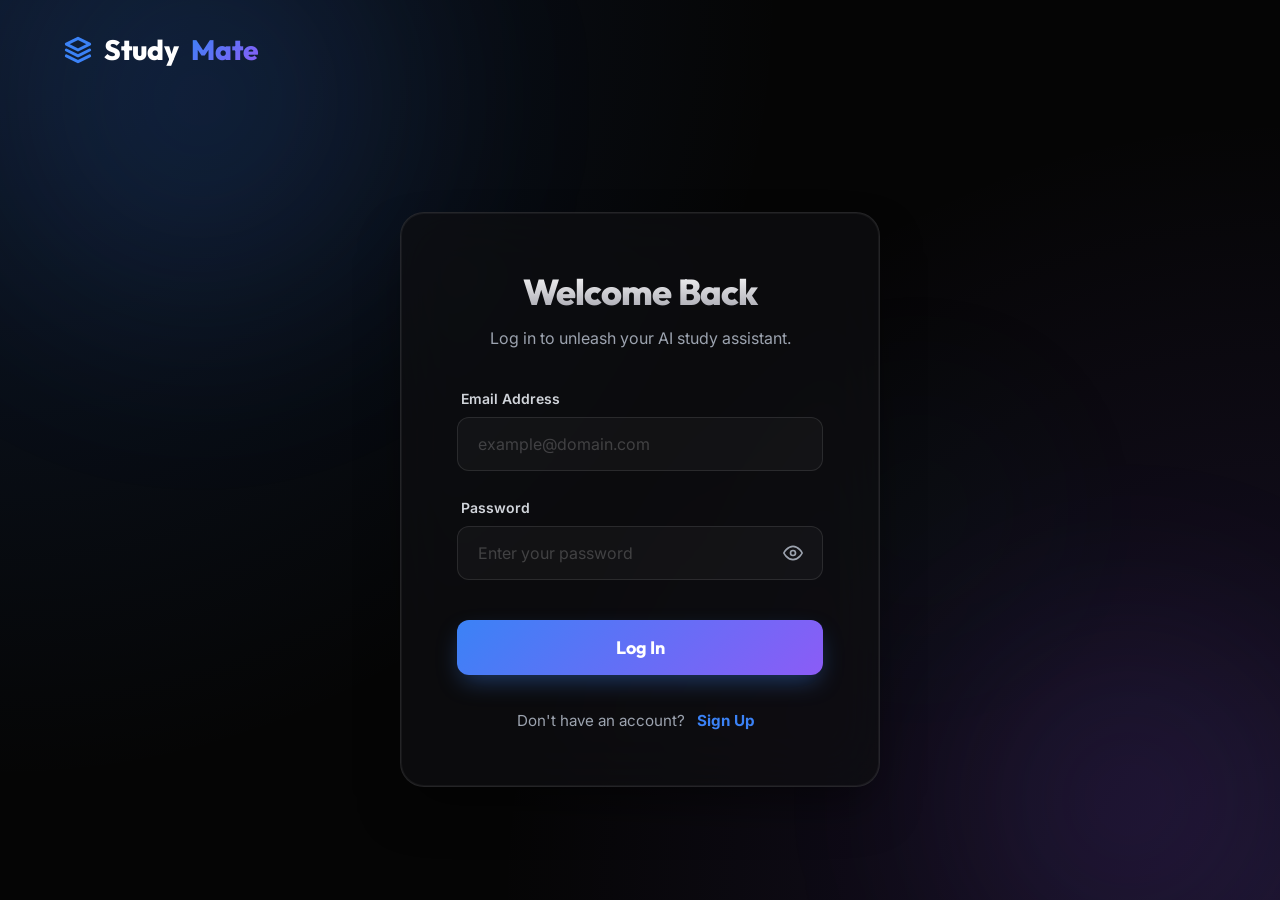
<file: frontend/index.html>
<!DOCTYPE html>
<html lang="en">
<head>
<meta charset="UTF-8">
<meta name="viewport" content="width=device-width, initial-scale=1.0">

<title>StudyMate AI - Smart Study Assistant for Students</title>
<meta name="keywords" content="AI study tool, quiz generator, study assistant, AI learning, student productivity, mind maps AI, StudyMate">
<meta name="google-site-verification" content="OmD-OMQjL2kTriCbTSgiLanrGQlDjKHpFhlff01YMKE" />
<meta name="description" content="StudyMate is an AI-powered study planner that helps students organize tasks, track progress, and improve productivity.">
<link rel="preconnect" href="https://fonts.googleapis.com">
<link rel="canonical" href="https://studymate-beta-six.vercel.app/">
<meta property="og:title" content="StudyMate AI - Smart Study Assistant">
<meta property="og:description" content="Generate quizzes, summaries & mind maps using AI. Study smarter with StudyMate.">
<meta property="og:image" content="https://studymate-beta-six.vercel.app/preview.png">
<meta property="og:url" content="https://studymate-beta-six.vercel.app">
<meta property="og:type" content="website">
<meta name="twitter:card" content="summary_large_image">
<meta name="twitter:title" content="StudyMate AI">
<meta name="twitter:description" content="AI-powered study assistant for quizzes, summaries & mind maps">
<meta name="twitter:image" content="https://studymate-beta-six.vercel.app/preview.png">
<link href="https://fonts.googleapis.com/css2?family=Outfit:wght@400;600;700;800&family=Inter:wght@300;400;500;600&display=swap" rel="stylesheet">
<link rel="stylesheet" href="assets/css/index.css">
<link rel="icon" href="assets/images/favicon.ico" type="image/x-icon">
</head>
<body>
  <h1>StudyMate – AI Study Planner for Students</h1>
  
  <div class="background-canvas">
    <div class="orb orb-1"></div>
    <div class="orb orb-2"></div>
    <div class="orb orb-3"></div>
  </div>

  <nav>
    <a href="/" class="logo"><svg width="28" height="28" viewBox="0 0 24 24" fill="none" stroke="var(--accent)" stroke-width="2.5" stroke-linecap="round" stroke-linejoin="round"><path d="M12 2L2 7l10 5 10-5-10-5z"/><path d="M2 17l10 5 10-5"/><path d="M2 12l10 5 10-5"/></svg> Study<span>Mate</span></a>
  </nav>
  
  <div class="auth-container">
    <div class="auth-card">
      <h2 class="auth-title">Welcome Back</h2>
      <p class="auth-subtitle">Log in to unleash your AI study assistant.</p>
      <form id="loginForm">
        <div class="form-group">
          <label>Email Address</label>
          <input type="email" id="email" class="form-control" placeholder="example@domain.com" required>
        </div>
        <div class="form-group password-group">
          <label>Password</label>
          <div class="input-wrapper">
            <input type="password" id="password" class="form-control" placeholder="Enter your password" required>
            <button type="button" class="password-toggle" id="togglePassword">
              <svg width="20" height="20" viewBox="0 0 24 24" fill="none" stroke="currentColor" stroke-width="2" stroke-linecap="round" stroke-linejoin="round" class="eye-icon"><path d="M1 12s4-8 11-8 11 8 11 8-4 8-11 8-11-8-11-8z"/><circle cx="12" cy="12" r="3"/></svg>
            </button>
          </div>
        </div>
        <button type="submit" class="btn btn-primary" id="submitBtn">Log In</button>
        <p id="errorMsg" style="color:var(--red); font-size:0.85rem; margin-top:10px; display:none;"></p>
        <p id="successMsg" style="color:var(--green); font-size:0.85rem; margin-top:10px; display:none;">Login successful! Redirecting...</p>
      </form>
      <div class="auth-links">
        Don't have an account? <a href="/register">Sign Up</a>
      </div>
    </div>
  </div>

  <script src="assets/js/index.js"></script>
</body>
</html>
</file>
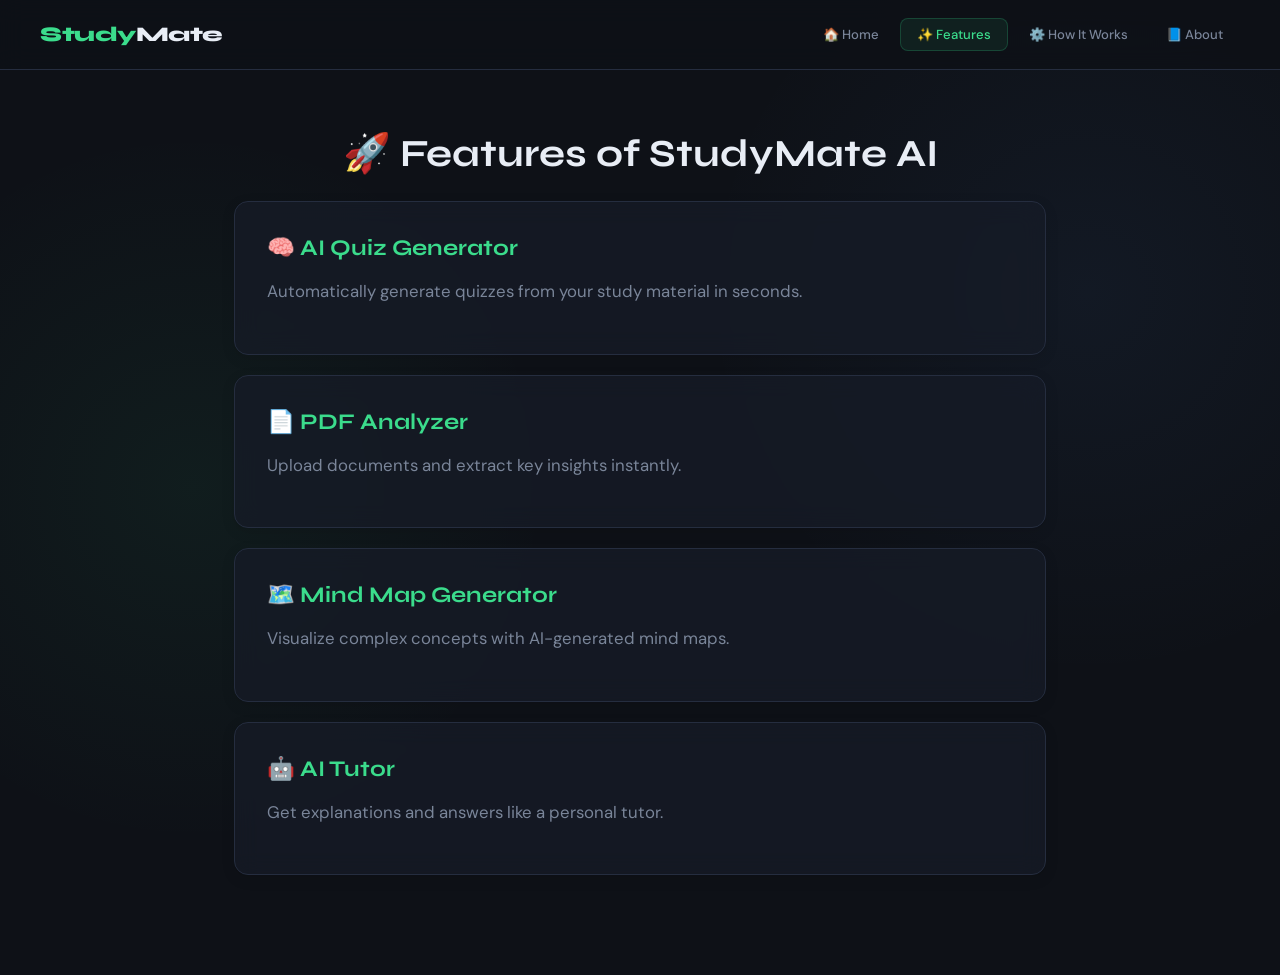
<file: frontend/features/features.html>
<!DOCTYPE html>
<html lang="en">
<head>
  <meta charset="UTF-8">
  <meta name="viewport" content="width=device-width, initial-scale=1.0">
  <title>Features | StudyMate AI</title>
  <link rel="preconnect" href="https://fonts.googleapis.com">
  <link href="https://fonts.googleapis.com/css2?family=Syne:wght@400;600;700;800&family=DM+Sans:wght@300;400;500&display=swap" rel="stylesheet">
  <link rel="icon" href="assets/images/favicon.ico" type="image/x-icon">
  <style>
    *,*::before,*::after{box-sizing:border-box;margin:0;padding:0}
    :root{
      --bg:#0e1117; --surface:rgba(22,27,39,0.78); --surface2:rgba(29,37,53,0.78);
      --border:#252d3f; --green:#3bdc8c; --text:#e8edf5; --muted:#7a8599; --radius:14px;
    }
    body{
      font-family:'DM Sans',sans-serif; background-color:var(--bg);
      background-image: radial-gradient(circle at 15% 50%, rgba(59,220,140,0.06), transparent 30%), radial-gradient(circle at 85% 30%, rgba(91,154,245,0.06), transparent 30%);
      color:var(--text); min-height:100vh; overflow-x:hidden;
    }
    nav{
      display:flex;align-items:center;justify-content:space-between;
      padding:18px 40px; background:rgba(14,17,23,.85); backdrop-filter:blur(12px);
      border-bottom:1px solid var(--border); position:sticky;top:0;z-index:100;
    }
    .logo{
      font-family:'Syne',sans-serif; font-weight:800;font-size:1.3rem;
      color:var(--green); letter-spacing:-0.5px; text-decoration:none;
    }
    .logo span{color:var(--text)}
    .nav-tabs{display:flex;gap:4px}
    .nav-tab{
      font-family:'DM Sans',sans-serif; font-size:.82rem;font-weight:500;
      padding:7px 16px; border:1px solid transparent; border-radius:8px;
      cursor:pointer; color:var(--muted); background:none; transition:all .2s;
      text-decoration:none;
    }
    .nav-tab:hover{color:var(--text);border-color:var(--border)}
    .nav-tab.active{
        color:var(--green);
        background:rgba(59,220,140,.08);
        border-color:rgba(59,220,140,.2);
    }
    main{ max-width:860px; margin:0 auto; padding:60px 24px 80px; }
    h1.seo-header { position: absolute; left: -9999px; }
    main h1 { font-family:'Syne',sans-serif; font-size:2.4rem; margin-bottom: 24px; text-align: center; }
    .card {
      background:var(--surface); backdrop-filter: blur(12px); border:1px solid var(--border);
      border-radius:var(--radius); padding:32px; margin-bottom:20px;
      box-shadow: 0 4px 14px rgba(0,0,0,0.1);
    }
    .card h2, .card h3 { font-family:'Syne',sans-serif; font-size:1.4rem; color:var(--green); margin-bottom: 16px; }
    .card p, .card ul { color: var(--muted); line-height: 1.7; margin-bottom: 16px; font-size: 1.05rem; }
    .card ul { padding-left: 20px; }
    .card li { margin-bottom: 8px; }
    @media(max-width:800px){
      nav{flex-wrap:wrap; justify-content:center; gap:12px; padding:14px 18px}
      .nav-tabs{flex-wrap:wrap; justify-content:center; width:100%; order:3}
    }
  </style>
</head>

<body>
  <h1 class="seo-header">StudyMate Features – AI Tools for Smarter Learning</h1>
<nav>
  <a href="/" class="logo">Study<span>Mate</span></a>
  <div class="nav-tabs">
    <a href="/" class="nav-tab">🏠 Home</a>
    <a href="/features" class="nav-tab active">✨ Features</a>
    <a href="/how-it-works" class="nav-tab ">⚙️ How It Works</a>
    <a href="/about" class="nav-tab ">📘 About</a>
  </div>
</nav>
<main>

  <h1>🚀 Features of StudyMate AI</h1>
  <div class="card">
    <h3>🧠 AI Quiz Generator</h3>
    <p>Automatically generate quizzes from your study material in seconds.</p>
  </div>
  <div class="card">
    <h3>📄 PDF Analyzer</h3>
    <p>Upload documents and extract key insights instantly.</p>
  </div>
  <div class="card">
    <h3>🗺️ Mind Map Generator</h3>
    <p>Visualize complex concepts with AI-generated mind maps.</p>
  </div>
  <div class="card">
    <h3>🤖 AI Tutor</h3>
    <p>Get explanations and answers like a personal tutor.</p>
  </div>

</main>
</body>
</html>
</file>
<file: frontend/assets/css/index.css>
/* ───────── RESET & VARIABLES ───────── */
*, *::before, *::after {
  box-sizing: border-box;
  margin: 0;
  padding: 0;
}

:root {
  --bg: #050505;
  --surface: rgba(15, 15, 18, 0.7);
  --border: rgba(255, 255, 255, 0.1);
  --accent: #3b82f6;
  --accent-glow: rgba(59, 130, 246, 0.5);
  --accent-secondary: #8b5cf6;
  --text: #ffffff;
  --text-muted: #9ca3af;
  --radius-lg: 24px;
  --radius-md: 12px;
  --font-main: 'Inter', system-ui, -apple-system, sans-serif;
  --font-display: 'Outfit', sans-serif;
}

h1 {
  position: absolute;
  left: -9999px;
}

body {
  font-family: var(--font-main);
  background-color: var(--bg);
  background-image: 
    radial-gradient(circle at 0% 0%, rgba(59, 130, 246, 0.15) 0%, transparent 50%),
    radial-gradient(circle at 100% 100%, rgba(139, 92, 246, 0.15) 0%, transparent 50%);
  color: var(--text);
  min-height: 100vh;
  display: flex;
  flex-direction: column;
  overflow: hidden;
  position: relative;
}

/* ───────── ANIMATED BACKGROUND ───────── */
.background-canvas {
  position: fixed;
  top: 0;
  left: 0;
  width: 100%;
  height: 100%;
  z-index: -1;
  overflow: hidden;
}

.orb {
  position: absolute;
  border-radius: 50%;
  filter: blur(100px);
  opacity: 0.4;
  animation: float 20s infinite alternate ease-in-out;
}

.orb-1 {
  width: 600px;
  height: 600px;
  background: radial-gradient(circle, var(--accent-glow), transparent 70%);
  top: -200px;
  left: -100px;
}

.orb-2 {
  width: 500px;
  height: 500px;
  background: radial-gradient(circle, rgba(139, 92, 246, 0.4), transparent 70%);
  bottom: -150px;
  right: -100px;
  animation-delay: -5s;
}

.orb-3 {
  width: 300px;
  height: 300px;
  background: radial-gradient(circle, rgba(16, 185, 129, 0.2), transparent 70%);
  top: 40%;
  left: 60%;
  animation-duration: 25s;
}

@keyframes float {
  0% { transform: translate(0, 0) scale(1); }
  50% { transform: translate(100px, 50px) scale(1.1); }
  100% { transform: translate(-50px, 100px) scale(0.9); }
}

/* ───────── NAV ───────── */
nav {
  display: flex;
  align-items: center;
  justify-content: space-between;
  padding: 32px 64px;
  z-index: 100;
}

.logo {
  font-family: var(--font-display);
  font-weight: 800;
  font-size: 1.75rem;
  color: var(--text);
  text-decoration: none;
  display: flex;
  align-items: center;
  gap: 12px;
  transition: transform 0.3s ease;
}

.logo:hover {
  transform: scale(1.02);
}

.logo span {
  background: linear-gradient(135deg, var(--accent), var(--accent-secondary));
  background-clip: text;
  -webkit-background-clip: text;
  -webkit-text-fill-color: transparent;
}

/* ───────── AUTH LAYOUT ───────── */
.auth-container {
  flex: 1;
  display: flex;
  align-items: center;
  justify-content: center;
  padding: 20px;
  position: relative;
  z-index: 10;
}

.auth-card {
  background: var(--surface);
  backdrop-filter: blur(32px);
  -webkit-backdrop-filter: blur(32px);
  border: 1px solid var(--border);
  border-radius: var(--radius-lg);
  padding: 56px;
  width: 100%;
  max-width: 480px;
  box-shadow: 
    0 25px 50px -12px rgba(0, 0, 0, 0.5),
    0 0 0 1px rgba(255, 255, 255, 0.05) inset;
  animation: cardEnter 0.8s cubic-bezier(0.16, 1, 0.3, 1) both;
}

@keyframes cardEnter {
  from { opacity: 0; transform: translateY(40px) scale(0.95); filter: blur(10px); }
  to { opacity: 1; transform: translateY(0) scale(1); filter: blur(0); }
}

.auth-title {
  font-family: var(--font-display);
  font-size: 2.25rem;
  font-weight: 800;
  text-align: center;
  margin-bottom: 12px;
  letter-spacing: -0.025em;
  background: linear-gradient(to bottom, #fff, #a1a1aa);
  background-clip: text;
  -webkit-background-clip: text;
  -webkit-text-fill-color: transparent;
}

.auth-subtitle {
  text-align: center;
  color: var(--text-muted);
  font-size: 1rem;
  margin-bottom: 40px;
  line-height: 1.5;
}

.form-group {
  margin-bottom: 28px;
  animation: itemFadeUp 0.6s ease both;
}

.form-group:nth-child(1) { animation-delay: 0.2s; }
.form-group:nth-child(2) { animation-delay: 0.3s; }

@keyframes itemFadeUp {
  from { opacity: 0; transform: translateY(10px); }
  to { opacity: 1; transform: translateY(0); }
}

.form-group label {
  display: block;
  margin-bottom: 10px;
  font-size: 0.875rem;
  color: #d1d5db;
  font-weight: 600;
  margin-left: 4px;
}

.form-control {
  width: 100%;
  padding: 16px 20px;
  background: rgba(255, 255, 255, 0.03);
  border: 1px solid rgba(255, 255, 255, 0.1);
  border-radius: var(--radius-md);
  color: var(--text);
  font-family: var(--font-main);
  font-size: 1rem;
  outline: none;
  transition: all 0.3s cubic-bezier(0.4, 0, 0.2, 1);
}

.form-control::placeholder {
  color: rgba(255, 255, 255, 0.2);
}

.form-control:focus {
  border-color: var(--accent);
  background: rgba(255, 255, 255, 0.06);
  box-shadow: 0 0 0 4px rgba(59, 130, 246, 0.1);
  transform: translateY(-1px);
}

/* ───────── BUTTONS ───────── */
.btn {
  width: 100%;
  padding: 16px;
  font-family: var(--font-display);
  font-size: 1.125rem;
  font-weight: 700;
  border: none;
  border-radius: var(--radius-md);
  cursor: pointer;
  transition: all 0.3s cubic-bezier(0.4, 0, 0.2, 1);
  margin-top: 12px;
  position: relative;
  overflow: hidden;
  animation: itemFadeUp 0.6s ease both;
  animation-delay: 0.4s;
}

.btn-primary {
  background: linear-gradient(135deg, var(--accent), var(--accent-secondary));
  color: white;
  box-shadow: 0 10px 25px -5px rgba(59, 130, 246, 0.4);
}

.btn-primary:hover {
  transform: translateY(-2px);
  box-shadow: 0 15px 30px -5px rgba(59, 130, 246, 0.5);
  filter: brightness(1.1);
}

.btn-primary:active {
  transform: translateY(0);
}

.btn-primary::after {
  content: '';
  position: absolute;
  top: 0;
  left: -100%;
  width: 100%;
  height: 100%;
  background: linear-gradient(90deg, transparent, rgba(255, 255, 255, 0.2), transparent);
  transition: 0.5s;
}

.btn-primary:hover::after {
  left: 100%;
}

.auth-links {
  text-align: center;
  margin-top: 36px;
  font-size: 0.95rem;
  color: var(--text-muted);
  animation: itemFadeUp 0.6s ease both;
  animation-delay: 0.5s;
}

.auth-links a {
  color: var(--accent);
  text-decoration: none;
  font-weight: 700;
  transition: all 0.2s;
  padding: 4px 8px;
  border-radius: 6px;
}

.auth-links a:hover {
  color: #fff;
  background: rgba(59, 130, 246, 0.1);
  text-decoration: underline;
}

.input-wrapper {
  position: relative;
  display: flex;
  align-items: center;
}

.password-toggle {
  position: absolute;
  right: 12px;
  background: transparent;
  border: none;
  color: var(--text-muted);
  cursor: pointer;
  padding: 8px;
  display: flex;
  align-items: center;
  justify-content: center;
  transition: all 0.2s ease;
  border-radius: 8px;
  z-index: 10;
}

.password-toggle:hover {
  color: var(--accent);
  background: rgba(255, 255, 255, 0.05);
}

.form-control {
  padding-right: 48px; /* Room for toggle button */
}

/* ───────── MESSAGES ───────── */
#errorMsg, #successMsg {
  padding: 12px;
  border-radius: 8px;
  margin-top: 16px;
  font-size: 0.875rem;
  font-weight: 500;
  text-align: center;
  animation: shake 0.4s ease-in-out;
}

@keyframes shake {
  0%, 100% { transform: translateX(0); }
  25% { transform: translateX(-5px); }
  75% { transform: translateX(5px); }
}

/* ───────── MOBILE RESPONSIVENESS ───────── */
@media (max-width: 640px) {
  nav { padding: 24px; }
  .auth-card { padding: 40px 24px; }
  .auth-title { font-size: 1.875rem; }
  .logo { font-size: 1.5rem; }
}
</file>
